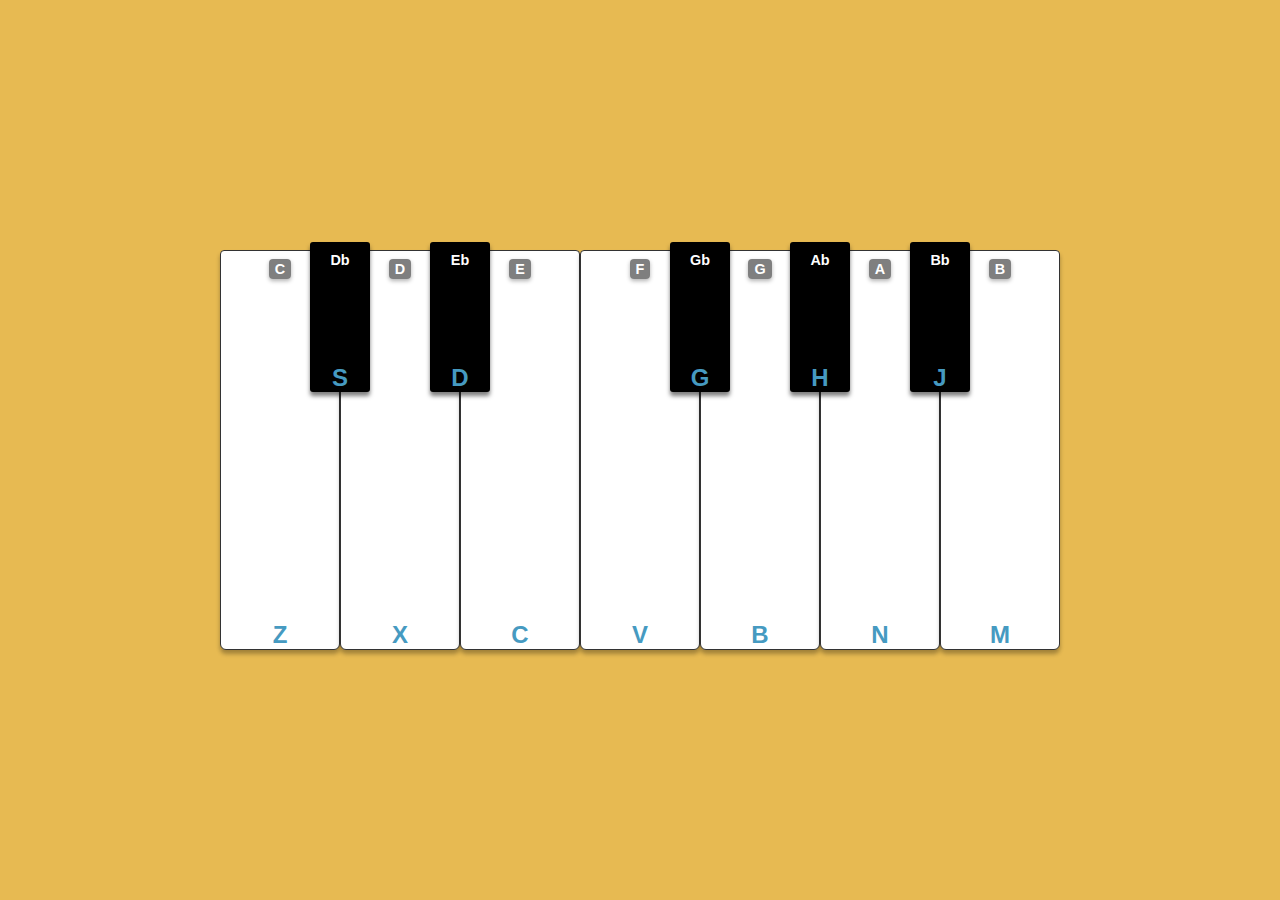
<file: res/index.html>
<!doctype html>
<html lang="en">

<head>
    <meta charset="UTF-8">
    <meta name="viewport"
        content="width=device-width, user-scalable=no, initial-scale=1.0, maximum-scale=1.0, minimum-scale=1.0">
    <meta http-equiv="X-UA-Compatible" content="ie=edge">
    <link rel="stylesheet" href="./style.css">
    <link rel="icon" type="image/x-icon" href="./favicon.ico">
    <script src="./script.js" defer></script>
    <title>Piano</title>
</head>

<body>
    <div class="piano">
        <div data-note="C" class="key white">Z</div>
        <div data-note="Db" class="key black">S</div>
        <div data-note="D" class="key white">X</div>
        <div data-note="Eb" class="key black">D</div>
        <div data-note="E" class="key white">C</div>
        <div data-note="F" class="key white">V</div>
        <div data-note="Gb" class="key black">G</div>
        <div data-note="G" class="key white">B</div>
        <div data-note="Ab" class="key black">H</div>
        <div data-note="A" class="key white">N</div>
        <div data-note="Bb" class="key black">J</div>
        <div data-note="B" class="key white">M</div>
    </div>

    <audio id="C" src="./notes/C.mp3"></audio>
    <audio id="Db" src="./notes/Db.mp3"></audio>
    <audio id="D" src="./notes/D.mp3"></audio>
    <audio id="Eb" src="./notes/Eb.mp3"></audio>
    <audio id="E" src="./notes/E.mp3"></audio>
    <audio id="F" src="./notes/F.mp3"></audio>
    <audio id="Gb" src="./notes/Gb.mp3"></audio>
    <audio id="G" src="./notes/G.mp3"></audio>
    <audio id="Ab" src="./notes/Ab.mp3"></audio>
    <audio id="A" src="./notes/A.mp3"></audio>
    <audio id="Bb" src="./notes/Bb.mp3"></audio>
    <audio id="B" src="./notes/B.mp3"></audio>
</body>

</html>
</file>
<file: res/style.css>
*,
*::before,
*::after {
    box-sizing: border-box;
}

body {
    margin: 0;
    min-height: 100vh;
    display: flex;
    justify-content: center;
    align-items: center;
    background-color: #e7ba52;
    font-family: Arial, sans-serif;
}

.piano {
    display: flex;
    width: 90%;
    max-width: 1000px;
    position: relative;
    justify-content: center;

}

.key {
    position: relative;
    text-align: center;
    color: rgb(70, 154, 193);
    font-size: 24px;
    font-weight: bold;
    cursor: pointer;
    user-select: none;
    transition: transform 0.1s ease, background 0.2s ease, box-shadow 0.1s ease;
    display: flex;
    justify-content: center;
    align-items: flex-end;
}


.key::after {
    content: attr(data-note);
    position: absolute;
    top: 8px;
    font-size: 0.9rem;
    font-weight: bold;
    color: #fff;
    background: rgba(0, 0, 0, 0.5);
    padding: 2px 6px;
    border-radius: 4px;
    box-shadow: 0 2px 4px rgba(0, 0, 0, 0.3);
    pointer-events: none;
    transition: transform 0.1s ease, background 0.2s ease;
}


.key.active::after {
    transform: scale(1.1);
    background: rgba(0, 0, 0, 0.7);
}



.white {
    flex: 1 1 0;
    min-width: 80px;
    max-width: 120px;
    height: calc(var(--width, 100px) * 4);
    background-color: white;
    border: 1px solid #333;
    position: relative;
    box-shadow: 0 4px 4px rgba(0, 0, 0, 0.3);
    border-radius: 4px 4px 6px 6px;
    transition: background 0.2s ease, transform 0.1s ease;
}

.white:hover {
    background-color: #f0f0f0;
}

.white.active {
    background-color: #ccc;
    transform: translateY(4px);
    box-shadow: 0 2px 2px rgba(0, 0, 0, 0.3);
}


.black {
    flex: 0 0 60px;
    height: calc(var(--width, 60px) * 2.5);
    background-color: black;
    margin-left: calc(var(--width, 60px)/-2);
    margin-right: calc(var(--width, 60px)/-2);
    z-index: 2;
    border-radius: 3px;
    box-shadow: 0 4px 4px rgba(0, 0, 0, 0.5);
    position: relative;
    top: -8px;
    transition: background 0.2s ease, transform 0.1s ease;
}

.black:hover {
    background-color: #222;
}

.black.active {
    background-color: #333;
    transform: translateY(2px);
    box-shadow: 0 2px 2px rgba(0, 0, 0, 0.5);
}


@media (max-width: 1200px) {
    .white {
        min-width: 70px;
        max-width: 100px;
    }

    .black {
        flex: 0 0 50px;
        height: 120px;
    }
}

@media (max-width: 900px) {
    .white {
        min-width: 60px;
        max-width: 90px;
    }

    .black {
        flex: 0 0 40px;
        height: 100px;
    }
}

@media (max-width: 600px) {
    .white {
        min-width: 50px;
        max-width: 80px;
        font-size: 0.7rem;
    }

    .black {
        flex: 0 0 30px;
        height: 80px;
    }
}
</file>
